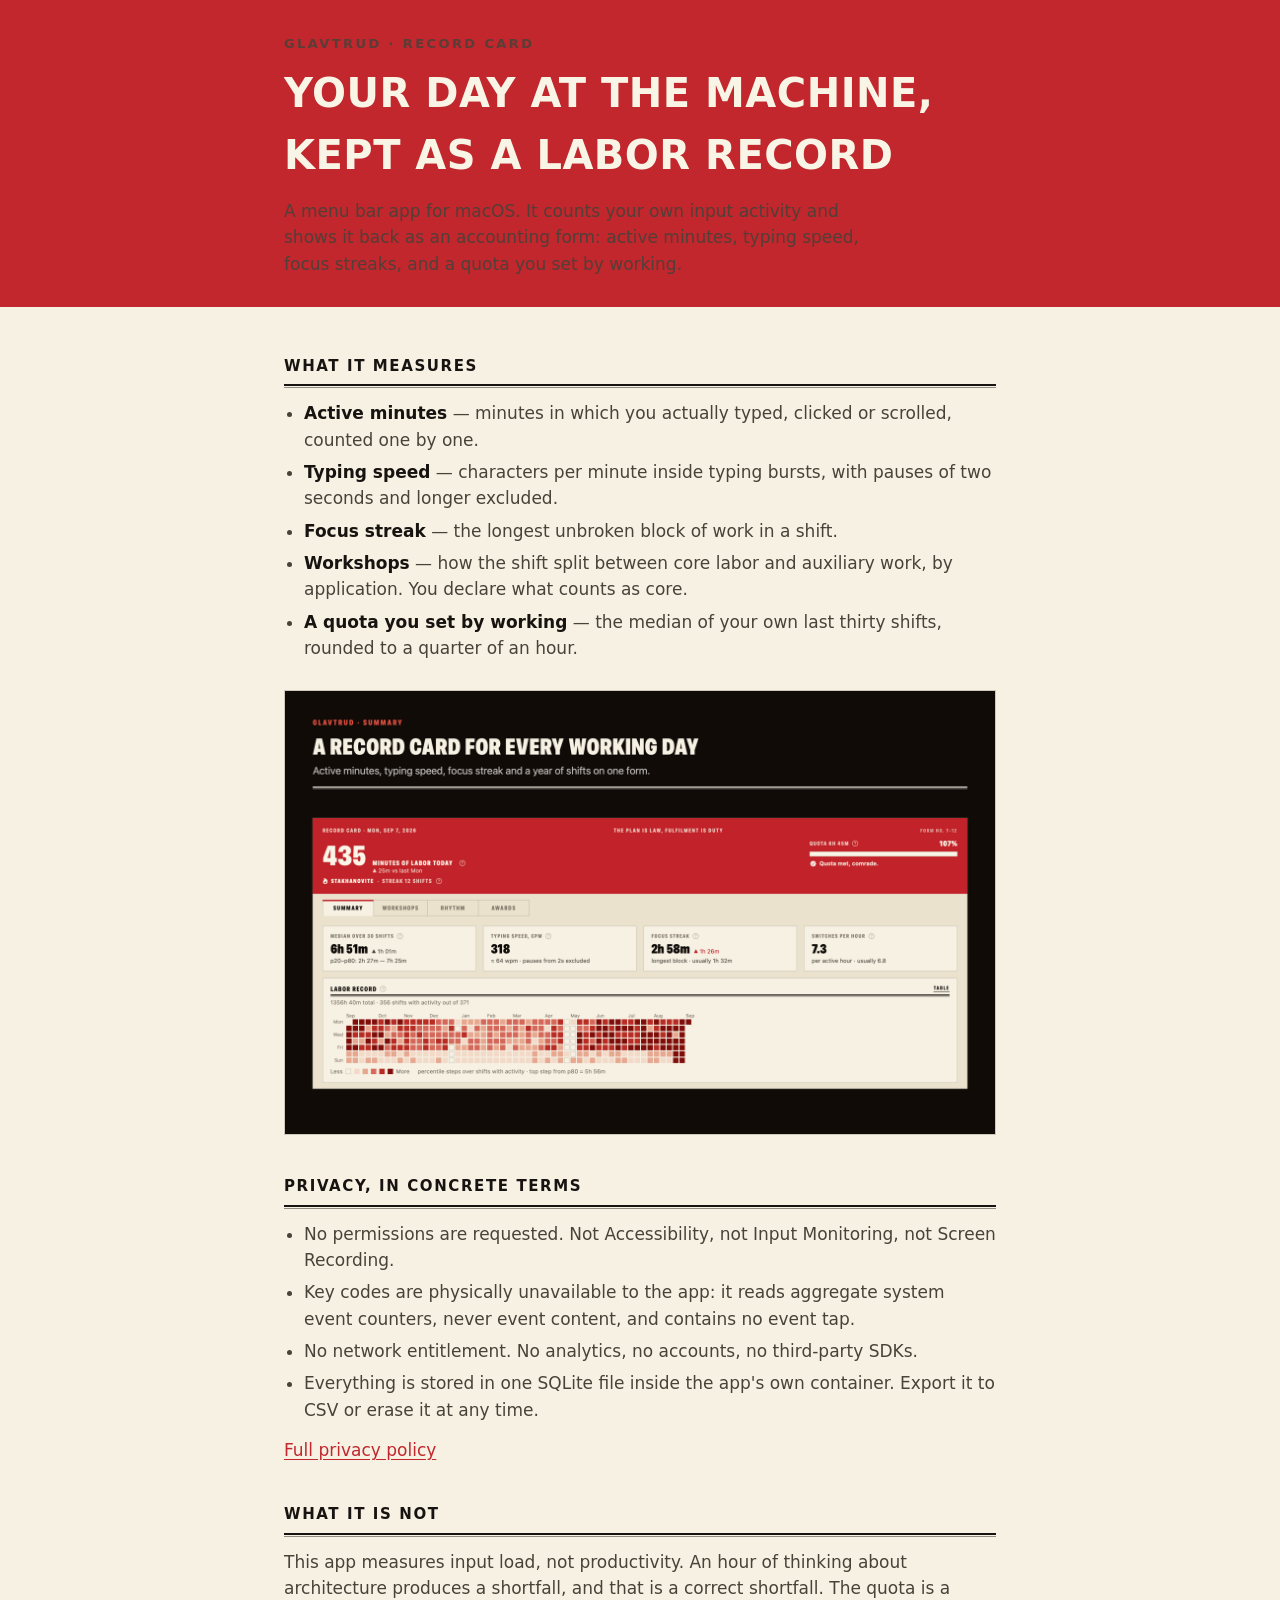
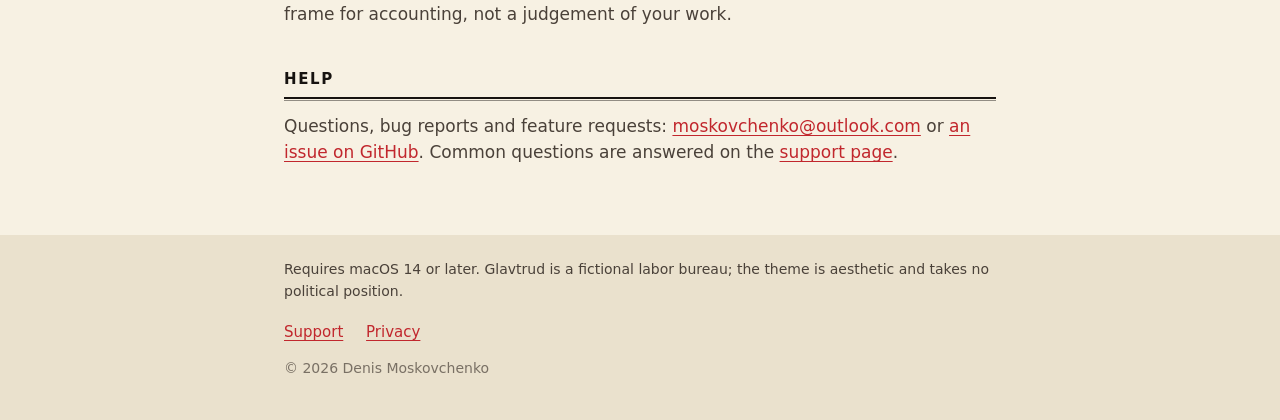
<file: index.html>
<!DOCTYPE html>
<html lang="en">
<head>
<meta charset="utf-8">
<meta name="viewport" content="width=device-width, initial-scale=1">
<title>Glavtrud — a labor record for your Mac</title>
<meta name="description" content="A menu bar record of your input activity: active minutes, typing speed, focus streaks and a quota you set by working. No permissions, no network.">
<meta property="og:title" content="Glavtrud — a labor record for your Mac">
<meta property="og:description" content="Active minutes, typing speed, focus streaks and a quota you set by working. Nothing leaves your Mac.">
<meta property="og:type" content="website">
<link rel="stylesheet" href="style.css">
</head>
<body>

<header class="band">
  <div class="wrap">
    <p class="kicker">Glavtrud · record card</p>
    <h1>Your day at the machine, kept as a labor record</h1>
    <p class="lead">A menu bar app for macOS. It counts your own input activity and shows it back as an accounting form: active minutes, typing speed, focus streaks, and a quota you set by working.</p>
  </div>
</header>

<main>
  <div class="wrap">

    <h2>What it measures</h2>
    <ul>
      <li><strong>Active minutes</strong> — minutes in which you actually typed, clicked or scrolled, counted one by one.</li>
      <li><strong>Typing speed</strong> — characters per minute inside typing bursts, with pauses of two seconds and longer excluded.</li>
      <li><strong>Focus streak</strong> — the longest unbroken block of work in a shift.</li>
      <li><strong>Workshops</strong> — how the shift split between core labor and auxiliary work, by application. You declare what counts as core.</li>
      <li><strong>A quota you set by working</strong> — the median of your own last thirty shifts, rounded to a quarter of an hour.</li>
    </ul>

    <img class="shot" src="assets/record-card.png" alt="The Glavtrud report window: quota, median active minutes, typing speed, focus streak and a year of shifts.">

    <h2>Privacy, in concrete terms</h2>
    <ul>
      <li>No permissions are requested. Not Accessibility, not Input Monitoring, not Screen Recording.</li>
      <li>Key codes are physically unavailable to the app: it reads aggregate system event counters, never event content, and contains no event tap.</li>
      <li>No network entitlement. No analytics, no accounts, no third-party SDKs.</li>
      <li>Everything is stored in one SQLite file inside the app's own container. Export it to CSV or erase it at any time.</li>
    </ul>
    <p><a href="privacy.html">Full privacy policy</a></p>

    <h2>What it is not</h2>
    <p>This app measures input load, not productivity. An hour of thinking about architecture produces a shortfall, and that is a correct shortfall. The quota is a frame for accounting, not a judgement of your work.</p>

    <h2>Help</h2>
    <p>Questions, bug reports and feature requests: <a href="mailto:moskovchenko@outlook.com">moskovchenko@outlook.com</a> or <a href="https://github.com/Di0niz/glavtrud-support/issues">an issue on GitHub</a>. Common questions are answered on the <a href="support.html">support page</a>.</p>

  </div>
</main>

<footer>
  <div class="wrap">
    <p>Requires macOS 14 or later. Glavtrud is a fictional labor bureau; the theme is aesthetic and takes no political position.</p>
    <nav>
      <a href="support.html">Support</a>
      <a href="privacy.html">Privacy</a>
    </nav>
    <p class="copy">© 2026 Denis Moskovchenko</p>
  </div>
</footer>

</body>
</html>
</file>
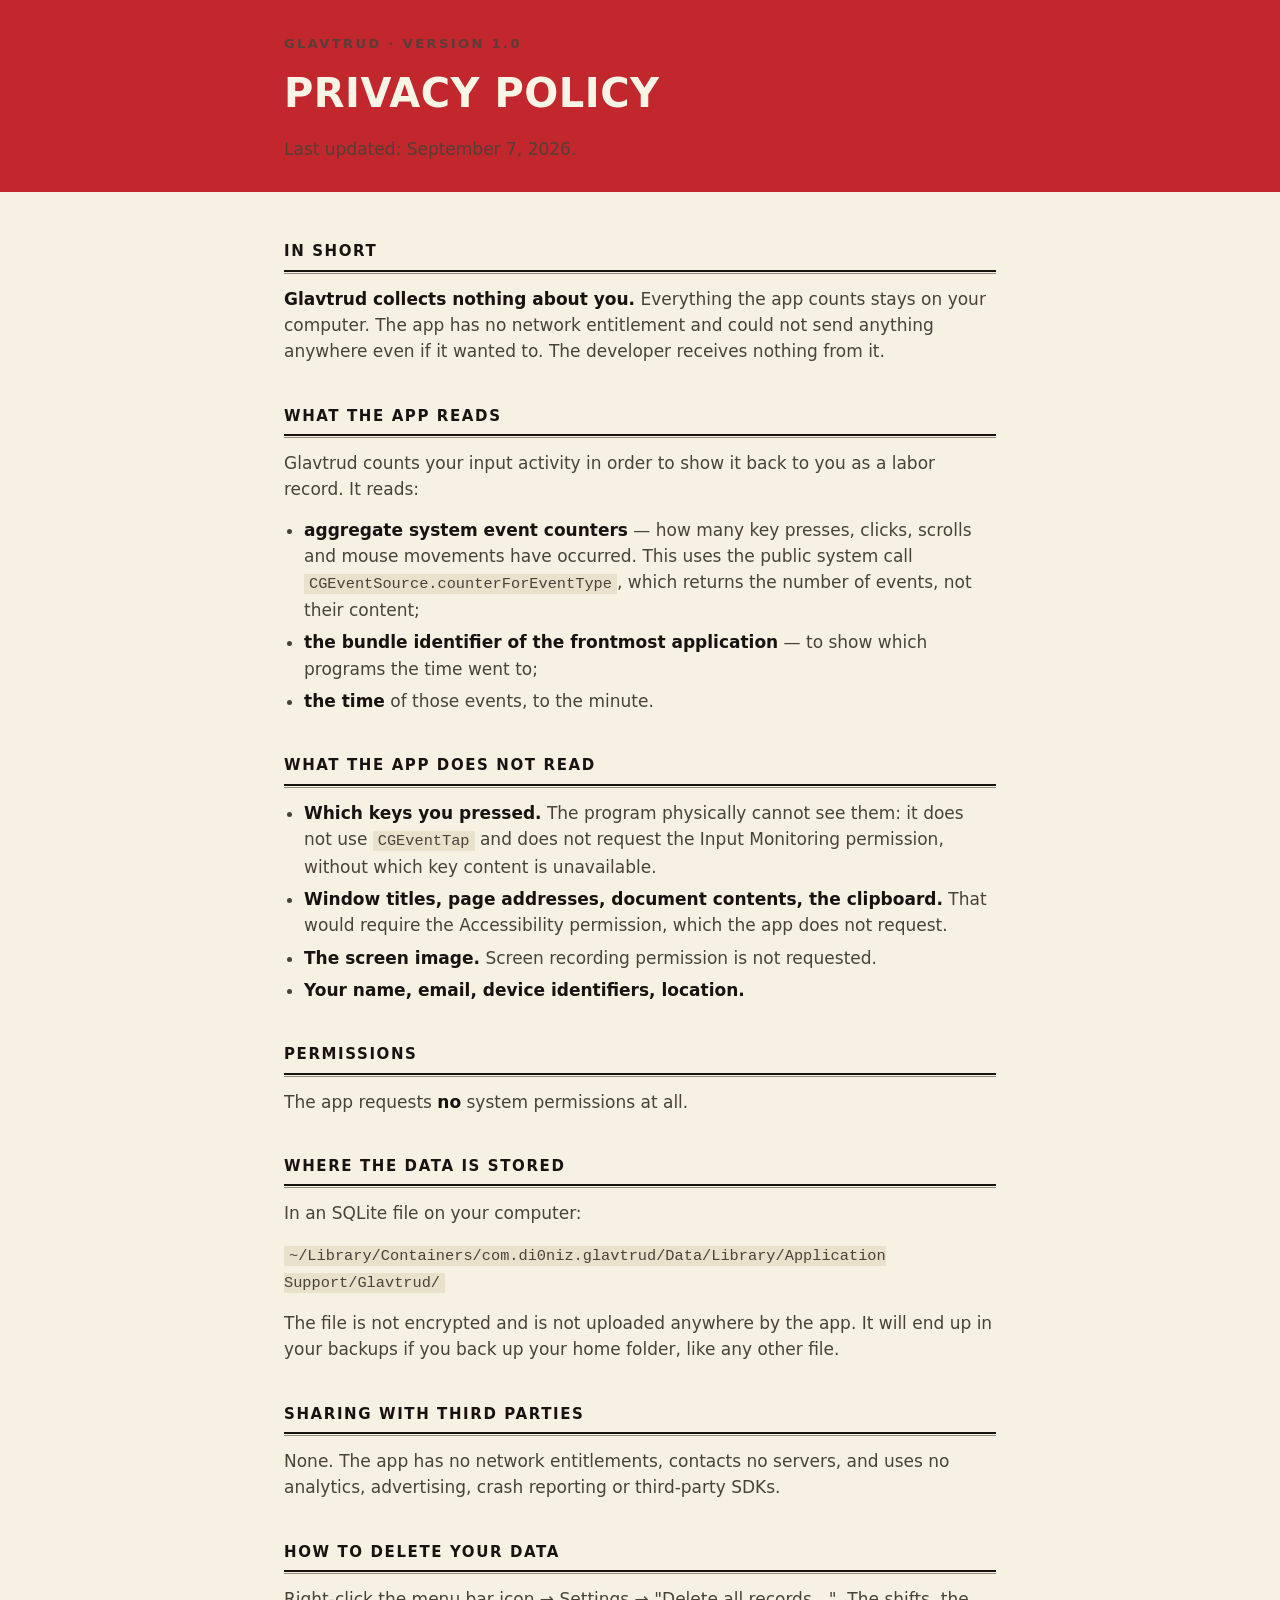
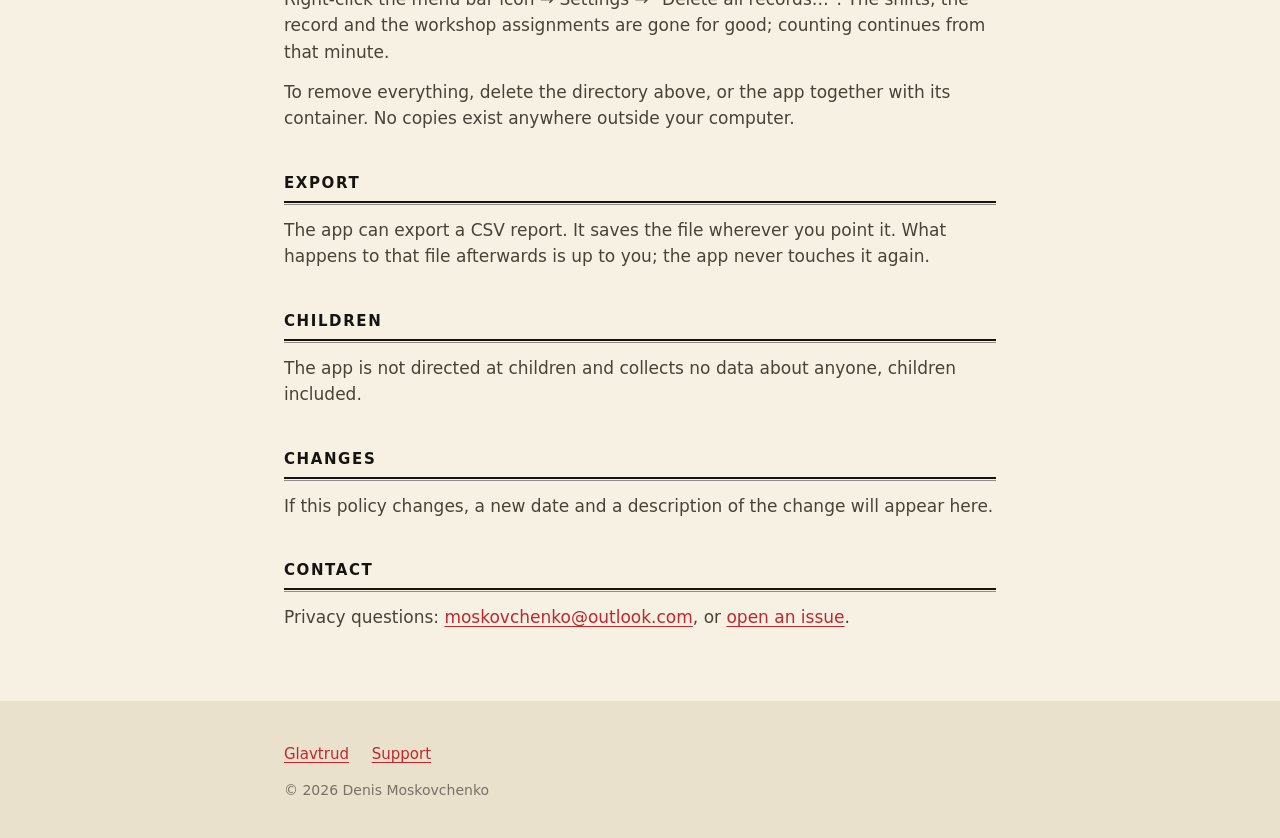
<file: privacy.html>
<!DOCTYPE html>
<html lang="en">
<head>
<meta charset="utf-8">
<meta name="viewport" content="width=device-width, initial-scale=1">
<title>Glavtrud — privacy policy</title>
<meta name="description" content="Glavtrud collects nothing. No permissions, no network, everything stays on your Mac.">
<link rel="stylesheet" href="style.css">
</head>
<body>

<header class="band">
  <div class="wrap">
    <p class="kicker">Glavtrud · version 1.0</p>
    <h1>Privacy policy</h1>
    <p class="lead">Last updated: September 7, 2026.</p>
  </div>
</header>

<main>
  <div class="wrap">

    <h2>In short</h2>
    <p><strong>Glavtrud collects nothing about you.</strong> Everything the app counts stays on your computer. The app has no network entitlement and could not send anything anywhere even if it wanted to. The developer receives nothing from it.</p>

    <h2>What the app reads</h2>
    <p>Glavtrud counts your input activity in order to show it back to you as a labor record. It reads:</p>
    <ul>
      <li><strong>aggregate system event counters</strong> — how many key presses, clicks, scrolls and mouse movements have occurred. This uses the public system call <code>CGEventSource.counterForEventType</code>, which returns the number of events, not their content;</li>
      <li><strong>the bundle identifier of the frontmost application</strong> — to show which programs the time went to;</li>
      <li><strong>the time</strong> of those events, to the minute.</li>
    </ul>

    <h2>What the app does not read</h2>
    <ul>
      <li><strong>Which keys you pressed.</strong> The program physically cannot see them: it does not use <code>CGEventTap</code> and does not request the Input Monitoring permission, without which key content is unavailable.</li>
      <li><strong>Window titles, page addresses, document contents, the clipboard.</strong> That would require the Accessibility permission, which the app does not request.</li>
      <li><strong>The screen image.</strong> Screen recording permission is not requested.</li>
      <li><strong>Your name, email, device identifiers, location.</strong></li>
    </ul>

    <h2>Permissions</h2>
    <p>The app requests <strong>no</strong> system permissions at all.</p>

    <h2>Where the data is stored</h2>
    <p>In an SQLite file on your computer:</p>
    <p><code>~/Library/Containers/com.di0niz.glavtrud/Data/Library/Application Support/Glavtrud/</code></p>
    <p>The file is not encrypted and is not uploaded anywhere by the app. It will end up in your backups if you back up your home folder, like any other file.</p>

    <h2>Sharing with third parties</h2>
    <p>None. The app has no network entitlements, contacts no servers, and uses no analytics, advertising, crash reporting or third-party SDKs.</p>

    <h2>How to delete your data</h2>
    <p>Right-click the menu bar icon → Settings → "Delete all records…". The shifts, the record and the workshop assignments are gone for good; counting continues from that minute.</p>
    <p>To remove everything, delete the directory above, or the app together with its container. No copies exist anywhere outside your computer.</p>

    <h2>Export</h2>
    <p>The app can export a CSV report. It saves the file wherever you point it. What happens to that file afterwards is up to you; the app never touches it again.</p>

    <h2>Children</h2>
    <p>The app is not directed at children and collects no data about anyone, children included.</p>

    <h2>Changes</h2>
    <p>If this policy changes, a new date and a description of the change will appear here.</p>

    <h2>Contact</h2>
    <p>Privacy questions: <a href="mailto:moskovchenko@outlook.com">moskovchenko@outlook.com</a>, or <a href="https://github.com/Di0niz/glavtrud-support/issues">open an issue</a>.</p>

  </div>
</main>

<footer>
  <div class="wrap">
    <nav>
      <a href="index.html">Glavtrud</a>
      <a href="support.html">Support</a>
    </nav>
    <p class="copy">© 2026 Denis Moskovchenko</p>
  </div>
</footer>

</body>
</html>
</file>
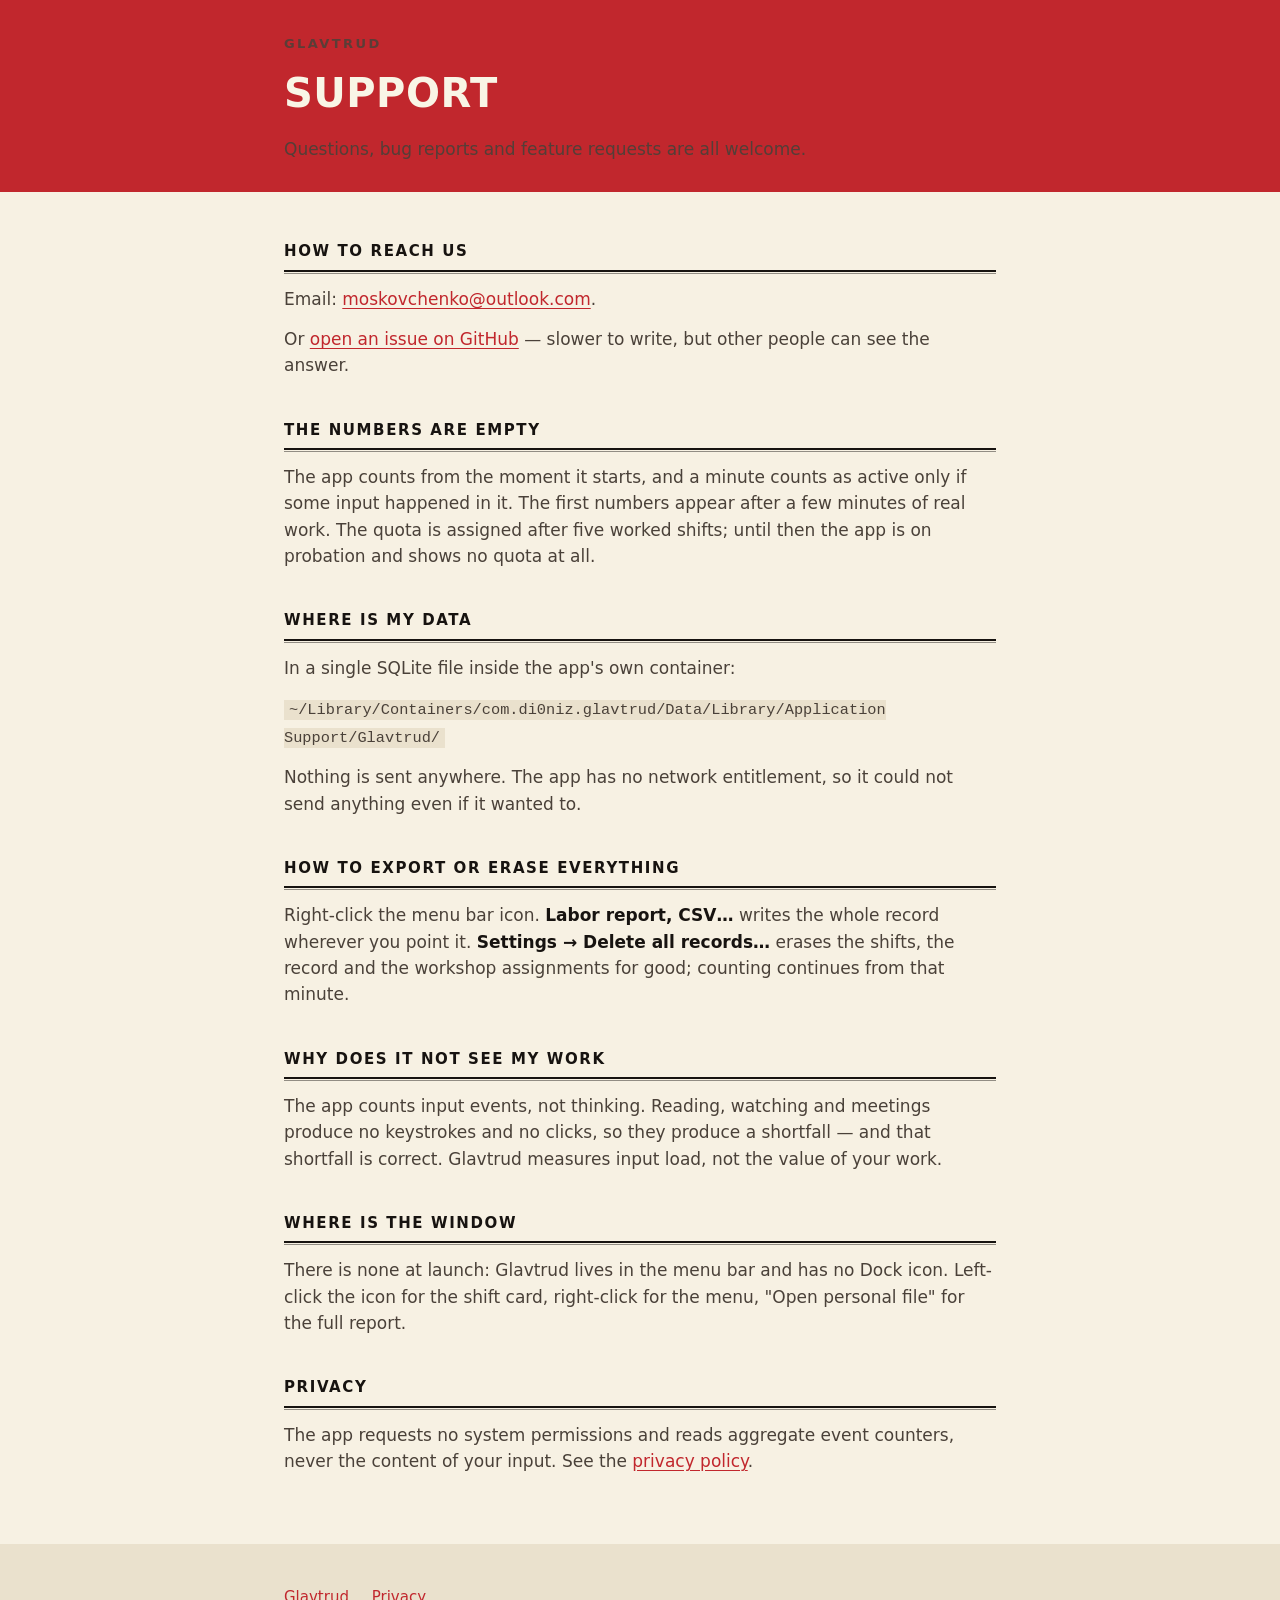
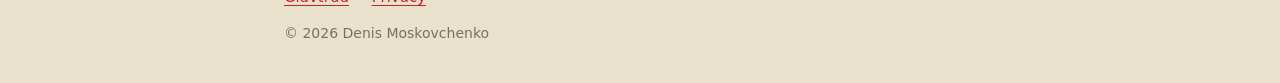
<file: support.html>
<!DOCTYPE html>
<html lang="en">
<head>
<meta charset="utf-8">
<meta name="viewport" content="width=device-width, initial-scale=1">
<title>Glavtrud — support</title>
<meta name="description" content="Support for Glavtrud, a menu bar labor record for macOS: how to get help, common questions, where the data lives.">
<link rel="stylesheet" href="style.css">
</head>
<body>

<header class="band">
  <div class="wrap">
    <p class="kicker">Glavtrud</p>
    <h1>Support</h1>
    <p class="lead">Questions, bug reports and feature requests are all welcome.</p>
  </div>
</header>

<main>
  <div class="wrap">

    <h2>How to reach us</h2>
    <p>Email: <a href="mailto:moskovchenko@outlook.com">moskovchenko@outlook.com</a>.</p>
    <p>Or <a href="https://github.com/Di0niz/glavtrud-support/issues">open an issue on GitHub</a> — slower to write, but other people can see the answer.</p>

    <h2>The numbers are empty</h2>
    <p>The app counts from the moment it starts, and a minute counts as active only if some input happened in it. The first numbers appear after a few minutes of real work. The quota is assigned after five worked shifts; until then the app is on probation and shows no quota at all.</p>

    <h2>Where is my data</h2>
    <p>In a single SQLite file inside the app's own container:</p>
    <p><code>~/Library/Containers/com.di0niz.glavtrud/Data/Library/Application Support/Glavtrud/</code></p>
    <p>Nothing is sent anywhere. The app has no network entitlement, so it could not send anything even if it wanted to.</p>

    <h2>How to export or erase everything</h2>
    <p>Right-click the menu bar icon. <strong>Labor report, CSV…</strong> writes the whole record wherever you point it. <strong>Settings → Delete all records…</strong> erases the shifts, the record and the workshop assignments for good; counting continues from that minute.</p>

    <h2>Why does it not see my work</h2>
    <p>The app counts input events, not thinking. Reading, watching and meetings produce no keystrokes and no clicks, so they produce a shortfall — and that shortfall is correct. Glavtrud measures input load, not the value of your work.</p>

    <h2>Where is the window</h2>
    <p>There is none at launch: Glavtrud lives in the menu bar and has no Dock icon. Left-click the icon for the shift card, right-click for the menu, "Open personal file" for the full report.</p>

    <h2>Privacy</h2>
    <p>The app requests no system permissions and reads aggregate event counters, never the content of your input. See the <a href="privacy.html">privacy policy</a>.</p>

  </div>
</main>

<footer>
  <div class="wrap">
    <nav>
      <a href="index.html">Glavtrud</a>
      <a href="privacy.html">Privacy</a>
    </nav>
    <p class="copy">© 2026 Denis Moskovchenko</p>
  </div>
</footer>

</body>
</html>
</file>
<file: style.css>
/* Типографика бланка: три краски, нулевой радиус, двойная линейка ГОСТ.
   Тот же язык, что в самом приложении, — страница читается как его продолжение. */

:root {
  --paper: #f7f1e3;
  --page: #eae1cd;
  --ink: #171310;
  --muted: #4a4139;
  --red: #c1272d;
}

@media (prefers-color-scheme: dark) {
  :root {
    --paper: #161616;
    --page: #080808;
    --ink: #f4f2ee;
    --muted: #bcbab5;
    --red: #a81f24;
  }
}

* { box-sizing: border-box; }

body {
  margin: 0;
  background: var(--page);
  color: var(--ink);
  font: 17px/1.55 -apple-system, BlinkMacSystemFont, "Segoe UI", system-ui, sans-serif;
}

.band {
  background: var(--red);
  color: #f9f5e6;
  padding: 34px 0 30px;
}

.wrap { max-width: 760px; margin: 0 auto; padding: 0 24px; }

.kicker {
  font-size: 13px;
  font-weight: 800;
  letter-spacing: 2.4px;
  text-transform: uppercase;
  opacity: 0.85;
  margin: 0;
}

h1 {
  font-size: 40px;
  font-weight: 900;
  font-stretch: 87.5%;
  letter-spacing: 0.5px;
  text-transform: uppercase;
  margin: 8px 0 0;
}

.band p.lead { margin: 12px 0 0; max-width: 56ch; opacity: 0.92; }

main { background: var(--paper); padding: 40px 0 56px; }

h2 {
  font-size: 15px;
  font-weight: 800;
  font-stretch: 87.5%;
  letter-spacing: 1.6px;
  text-transform: uppercase;
  margin: 40px 0 4px;
  padding-bottom: 6px;
  border-bottom: 2.5px solid var(--ink);
  position: relative;
}

/* Тонкая линейка через просвет — вторая половина приёма. */
h2::after {
  content: "";
  position: absolute;
  left: 0;
  right: 0;
  bottom: -4px;
  height: 1px;
  background: var(--ink);
  opacity: 0.45;
}

h2:first-of-type { margin-top: 8px; }

p, li { color: var(--muted); }
p { margin: 14px 0; }
ul { margin: 14px 0; padding-left: 20px; }
li { margin: 6px 0; }

strong { color: var(--ink); }

a { color: var(--red); text-underline-offset: 3px; }

@media (prefers-color-scheme: dark) {
  a { color: #e35243; }
}

code {
  font-family: ui-monospace, SFMono-Regular, Menlo, monospace;
  font-size: 0.9em;
  background: var(--page);
  padding: 1px 5px;
}

img.shot {
  display: block;
  width: 100%;
  margin: 28px 0 0;
  border: 1px solid rgba(23, 19, 16, 0.18);
}

footer {
  background: var(--page);
  padding: 24px 0 40px;
  font-size: 14px;
}

footer p { margin: 0; }

nav { margin-top: 18px; font-size: 15px; }
nav a { margin-right: 18px; }

.copy { margin-top: 14px; opacity: 0.7; }
</file>
